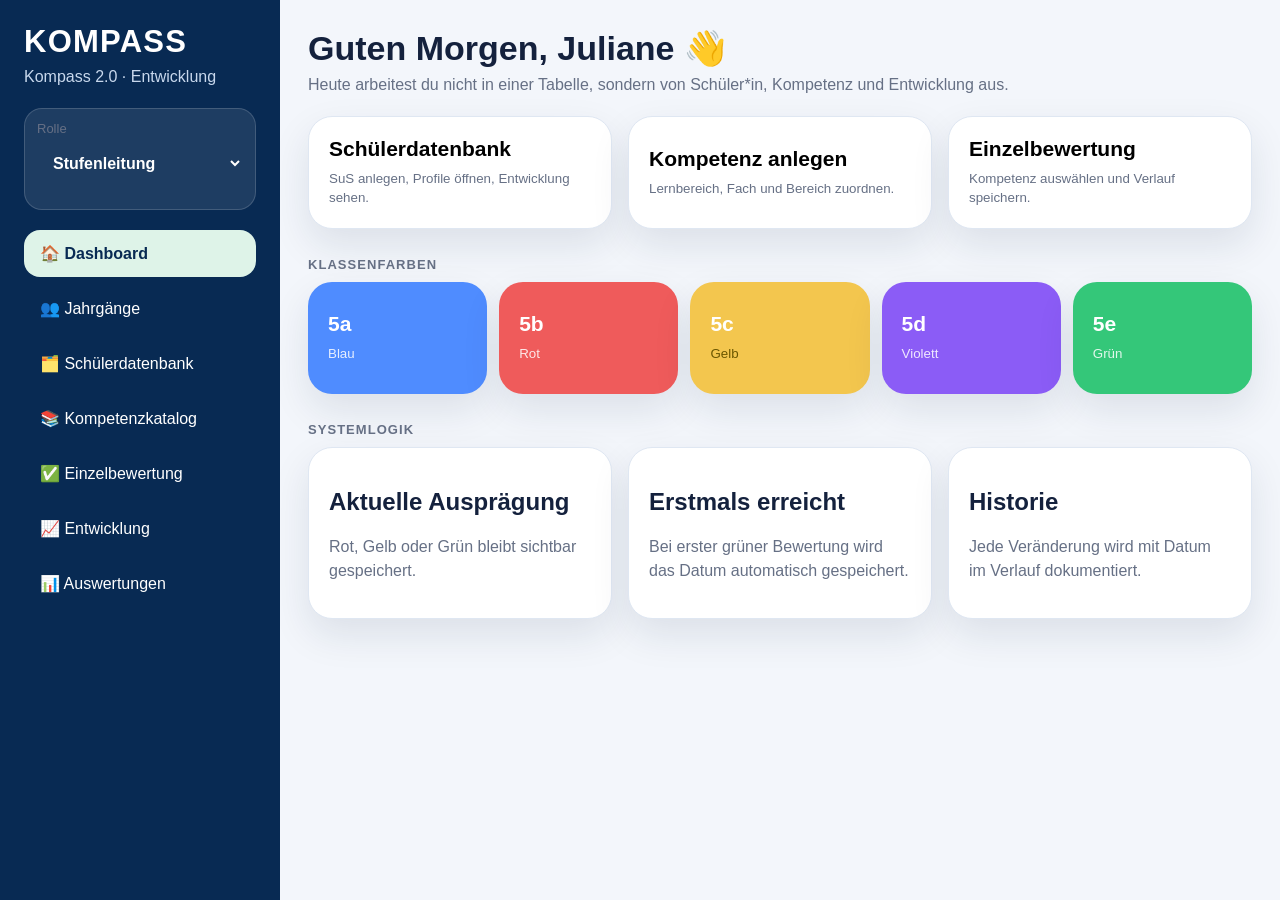
<file: index_kompass_2_0_start.html>
<!doctype html>
<html lang="de">
<head>
<meta charset="utf-8">
<meta name="viewport" content="width=device-width,initial-scale=1">
<title>Kompass 2.0</title>
<style>
:root{
--bg:#f3f6fb;--card:#fff;--ink:#14213d;--muted:#667085;--line:#dfe7f2;--nav:#082a53;--active:#def3e8;
--shadow:0 16px 38px rgba(18,36,72,.10);--blue:#4f8cff;--red:#ef5b5b;--yellow:#f3c64e;--violet:#8b5cf6;--green:#34c779;
--ok:#d9f7e8;--warn:#fff3c4;--bad:#ffe0df
}
*{box-sizing:border-box}
body{margin:0;background:var(--bg);color:var(--ink);font-family:-apple-system,BlinkMacSystemFont,"Segoe UI",Arial,sans-serif}
.app{display:grid;grid-template-columns:280px 1fr;min-height:100vh}
aside{background:var(--nav);color:white;padding:24px;position:sticky;top:0;height:100vh}
.logo{font-size:31px;font-weight:900;letter-spacing:.04em}.sub{color:#c8d8ed;margin:8px 0 22px}
.role{background:rgba(255,255,255,.09);border:1px solid rgba(255,255,255,.16);border-radius:18px;padding:12px;margin-bottom:16px}
.role select{width:100%;border:0;background:transparent;color:white;font-weight:800}.role option{color:#111}
.nav button{width:100%;border:0;background:transparent;color:white;text-align:left;padding:14px 16px;border-radius:16px;margin:4px 0;font-size:16px;cursor:pointer}
.nav button.active{background:var(--active);color:#082a53;font-weight:850}
main{padding:28px;max-width:1500px;width:100%}
h1{font-size:34px;margin:0 0 8px}.hint{color:var(--muted);margin-bottom:22px}
.grid{display:grid;grid-template-columns:repeat(3,minmax(0,1fr));gap:16px}.grid2{display:grid;grid-template-columns:repeat(2,minmax(0,1fr));gap:16px}.grid5{display:grid;grid-template-columns:repeat(5,minmax(0,1fr));gap:12px}
.card,.tile{background:white;border:1px solid var(--line);border-radius:24px;padding:20px;box-shadow:var(--shadow)}
.tile{text-align:left;cursor:pointer;min-height:112px}.tile b{font-size:21px;display:block;margin-bottom:8px}.tile span,.card p{color:var(--muted);line-height:1.45}
.section{font-size:13px;text-transform:uppercase;letter-spacing:.08em;color:var(--muted);font-weight:900;margin:28px 0 10px}
.a{background:var(--blue)}.b{background:var(--red)}.c{background:var(--yellow);color:#4b3b00}.d{background:var(--violet)}.e{background:var(--green)}
.klasse{color:white;border:0}.klasse span{color:rgba(255,255,255,.86)}.c span{color:#6b5700}
.dot{display:inline-block;width:14px;height:14px;border-radius:50%;margin-right:8px}
.students{display:grid;grid-template-columns:repeat(4,minmax(0,1fr));gap:12px}
.mini{font-size:13px;color:var(--muted)}
.chip{display:inline-block;border:1px solid var(--line);background:white;border-radius:999px;padding:10px 14px;margin:0 8px 12px 0;cursor:pointer}
.chip.dark{background:#14213d;color:white;border-color:#14213d}.chip.good{background:#e8f8ef;color:#087443}
input,select,textarea{width:100%;border:1px solid var(--line);border-radius:15px;padding:12px;margin:6px 0 12px;font:inherit;background:white}
textarea{min-height:86px}label{font-weight:800}.formgrid{display:grid;grid-template-columns:repeat(2,1fr);gap:14px}
.profile{display:grid;grid-template-columns:1.1fr .9fr;gap:16px}
.stats{display:flex;gap:10px;flex-wrap:wrap}.stat{background:white;border:1px solid var(--line);border-radius:18px;padding:14px 18px;text-align:center;min-width:94px}.stat b{font-size:25px;display:block}
.list{display:grid;gap:10px}.row{background:white;border:1px solid var(--line);border-radius:18px;padding:15px;display:flex;justify-content:space-between;gap:12px;align-items:center}
.status{width:44px;height:44px;border-radius:15px;border:2px solid #d7e0ee;background:#f7f9fc;margin:0 2px;font-weight:900;cursor:pointer}
.status.green.on{background:var(--ok);border-color:#55d49a;color:#087443}.status.yellow.on{background:var(--warn);border-color:#f2c94c;color:#946200}.status.red.on{background:var(--bad);border-color:#f97066;color:#b42318}
.historyline{border-left:3px solid #dfe7f2;padding:8px 0 8px 14px;color:var(--muted)}
.toast{position:fixed;right:22px;bottom:22px;background:#14213d;color:white;border-radius:999px;padding:14px 18px;opacity:0;transform:translateY(16px);transition:.2s;box-shadow:var(--shadow)}.toast.show{opacity:1;transform:translateY(0)}
@media(max-width:900px){.app{display:block}aside{display:none}main{padding:18px 14px}.grid,.grid2,.grid5,.formgrid,.profile{grid-template-columns:1fr}.students{grid-template-columns:1fr 1fr}h1{font-size:29px}}
</style>
</head>
<body>
<div id="root"></div><div id="toast" class="toast">Gespeichert</div>
<script>
let view='dashboard',role='Stufenleitung',year=null,klasse=null,pupilId=null,compId=null,showStudentForm=false,showCompForm=false,editCompId=null;

const seedPupils=[
{id:'david',short:'David N.',full:'David Navaratnam',className:'5d',color:'d',coach:'Juliane'},
{id:'noah',short:'Noah M.',full:'Noah Müller',className:'5a',color:'a',coach:'Nicole'},
{id:'anna',short:'Anna K.',full:'Anna Keller',className:'5b',color:'b',coach:'Dagmar'},
{id:'lea',short:'Lea S.',full:'Lea Schneider',className:'5c',color:'c',coach:'Peter'},
{id:'mira',short:'Mira T.',full:'Mira Tuna',className:'5e',color:'e',coach:'Julia'},
{id:'max',short:'Max W.',full:'Max Weber',className:'5d',color:'d',coach:'Juliane'},
{id:'lina',short:'Lina F.',full:'Lina Fischer',className:'5d',color:'d',coach:'Juliane'},
{id:'tim',short:'Tim B.',full:'Tim Becker',className:'5a',color:'a',coach:'Nicole'}
];
const seedComps=[
{id:'eng_simple',learning:'Kernfächer',subject:'Englisch',area:'Grammatik',type:'kompetenz',text:'Simple Present anwenden',required:true},
{id:'eng_write',learning:'Kernfächer',subject:'Englisch',area:'Schreiben',type:'kompetenz',text:'Über Alltag schreiben',required:true},
{id:'wbs_cost',learning:'Werkstatt',subject:'WBS',area:'Wirtschaft',type:'kompetenz',text:'Kostenarten unterscheiden',required:true},
{id:'wbs_chart',learning:'Werkstatt',subject:'WBS',area:'Wirtschaft',type:'kompetenz',text:'Diagramme analysieren',required:true},
{id:'bio_exp',learning:'Werkstatt',subject:'Biologie',area:'Naturwissenschaftlich arbeiten',type:'kompetenz',text:'Versuche beschreiben',required:false},
{id:'tec_safe',learning:'Werkstatt',subject:'Technik',area:'Sicherheit',type:'kompetenz',text:'Werkzeuge sicher nutzen',required:true},
{id:'guitar_att',learning:'Clubs',subject:'Gitarre',area:'Teilnahme & Engagement',type:'teilnahme',text:'regelmäßig teilgenommen und eingebracht',required:false},
{id:'garden_att',learning:'Kreativband/Labore',subject:'Garten',area:'Teilnahme & Engagement',type:'teilnahme',text:'anwesend und engagiert mitgearbeitet',required:false},
{id:'robot_sensor',learning:'Kreativband/Labore',subject:'Robotik',area:'optionale Kompetenz',type:'kompetenz',text:'Sensoren testen',required:false}
];
let pupils=JSON.parse(localStorage.getItem('kompass2_pupils')||'null')||seedPupils;
let comps=JSON.parse(localStorage.getItem('kompass2_comps')||'null')||seedComps;
let records=JSON.parse(localStorage.getItem('kompass2_records')||'{}');
function persist(){localStorage.setItem('kompass2_pupils',JSON.stringify(pupils));localStorage.setItem('kompass2_comps',JSON.stringify(comps));localStorage.setItem('kompass2_records',JSON.stringify(records))}
function today(){return new Date().toLocaleDateString('de-DE')}
function canEdit(){return role==='Stufenleitung'||role==='Admin'}
function recKey(c,p){return c+'|'+p}
function setRecord(c,p,value,comment=''){let k=recKey(c,p),r=records[k]||{current:null,firstGreen:null,history:[]};r.current=value;if(value==='green'&&!r.firstGreen)r.firstGreen=today();r.history.push({date:today(),value,comment});records[k]=r;persist();toast();render()}
function toast(){let t=document.getElementById('toast');t.classList.add('show');setTimeout(()=>t.classList.remove('show'),850)}
function shell(content){root.innerHTML='<div class="app"><aside><div class="logo">KOMPASS</div><div class="sub">Kompass 2.0 · Entwicklung</div><div class="role"><div class="mini">Rolle</div><select onchange="role=this.value;render()"><option '+sel('Lehrkraft')+'>Lehrkraft</option><option '+sel('Stufenleitung')+'>Stufenleitung</option><option '+sel('Admin')+'>Admin</option></select></div><div class="nav">'+nav('dashboard','🏠 Dashboard')+nav('years','👥 Jahrgänge')+nav('students','🗂️ Schülerdatenbank')+nav('catalog','📚 Kompetenzkatalog')+nav('assessment','✅ Einzelbewertung')+nav('development','📈 Entwicklung')+nav('reports','📊 Auswertungen')+'</div></aside><main>'+content+'</main></div>'}
function sel(x){return role===x?'selected':''}
function nav(v,t){if(v==='catalog'&&!canEdit())return '';return '<button class="'+(view===v?'active':'')+'" onclick="go(\''+v+'\')">'+t+'</button>'}
function go(v){view=v;year=null;klasse=null;pupilId=null;compId=null;showStudentForm=false;showCompForm=false;editCompId=null;render()}
function head(t,h){return '<h1>'+t+'</h1><div class="hint">'+h+'</div>'}
function render(){({dashboard,years,students,catalog,assessment,development,reports}[view]||dashboard)()}

function dashboard(){
shell(head('Guten Morgen, Juliane 👋','Heute arbeitest du nicht in einer Tabelle, sondern von Schüler*in, Kompetenz und Entwicklung aus.')+
'<div class="grid"><button class="tile" onclick="go(\'students\')"><b>Schülerdatenbank</b><span>SuS anlegen, Profile öffnen, Entwicklung sehen.</span></button><button class="tile" onclick="go(\'catalog\')"><b>Kompetenz anlegen</b><span>Lernbereich, Fach und Bereich zuordnen.</span></button><button class="tile" onclick="go(\'assessment\')"><b>Einzelbewertung</b><span>Kompetenz auswählen und Verlauf speichern.</span></button></div>'+
'<div class="section">Klassenfarben</div>'+classGrid(5)+
'<div class="section">Systemlogik</div><div class="grid"><div class="card"><h2>Aktuelle Ausprägung</h2><p>Rot, Gelb oder Grün bleibt sichtbar gespeichert.</p></div><div class="card"><h2>Erstmals erreicht</h2><p>Bei erster grüner Bewertung wird das Datum automatisch gespeichert.</p></div><div class="card"><h2>Historie</h2><p>Jede Veränderung wird mit Datum im Verlauf dokumentiert.</p></div></div>');
}
function classGrid(y){return '<div class="grid5">'+['a','b','c','d','e'].map((x,i)=>'<button class="tile klasse '+x+'" onclick="klasse=\''+y+x+'\';view=\'students\';render()"><b>'+y+x+'</b><span>'+['Blau','Rot','Gelb','Violett','Grün'][i]+'</span></button>').join('')+'</div>'}
function years(){if(year){shell(head('Jahrgang '+year,'Klassenübersicht')+'<button class="chip" onclick="year=null;render()">← Jahrgänge</button>'+classGrid(year));return}let h=head('Jahrgänge','Admin sieht 5–10. Stufenleitungen sehen ihre Jahrgänge.')+'<div class="grid">';for(let y=5;y<=10;y++)h+='<button class="tile" onclick="year='+y+';render()"><b>Jahrgang '+y+'</b><span>Klassen öffnen</span></button>';shell(h+'</div>')}
function filtered(){return klasse?pupils.filter(p=>p.className===klasse):pupils}
function students(){if(pupilId){studentProfile();return}let h=head(klasse?'Klasse '+klasse:'Schülerdatenbank','SuS können durch Stufenleitung/Admin angelegt werden.');if(klasse)h+='<button class="chip" onclick="klasse=null;render()">alle anzeigen</button>';if(canEdit())h+='<button class="chip dark" onclick="showStudentForm=!showStudentForm;render()">+ Schüler*in anlegen</button>';if(showStudentForm)h+=studentForm();h+='<div class="students">'+filtered().map(p=>'<div class="card" onclick="pupilId=\''+p.id+'\';render()" style="cursor:pointer"><span class="dot '+p.color+'"></span><b>'+p.short+'</b><p>'+p.className+' · Lerncoach: '+p.coach+'</p></div>').join('')+'</div>';shell(h)}
function studentForm(){return '<div class="card"><h2>Schüler*in anlegen</h2><div class="formgrid"><div><label>Voller Name</label><input id="sf_full" value="Neue Schülerin"></div><div><label>Kurzname</label><input id="sf_short" value="Neue S."></div><div><label>Klasse</label><select id="sf_class"><option>5a</option><option>5b</option><option>5c</option><option selected>5d</option><option>5e</option></select></div><div><label>Lerncoach</label><input id="sf_coach" value="Juliane"></div></div><button class="chip dark" onclick="addStudent()">Speichern</button></div>'}
function addStudent(){let cls=sf_class.value;pupils.push({id:'s'+Date.now(),full:sf_full.value,short:sf_short.value,className:cls,color:cls.slice(-1),coach:sf_coach.value});showStudentForm=false;persist();toast();render()}
function studentProfile(){let p=pupils.find(x=>x.id===pupilId);let hist=Object.entries(records).filter(([k,r])=>k.endsWith('|'+p.id));shell(head(p.short,'Lernprofil · '+p.className+' · Lerncoach: '+p.coach)+'<button class="chip" onclick="pupilId=null;render()">← zurück</button><div class="profile"><div class="card"><h2>'+p.full+'</h2><p>Anzeige: '+p.short+'</p><div class="section">Verlauf</div><div class="list">'+(hist.length?hist.map(([k,r])=>historyRow(k,r)).join(''):'<p>Noch keine Einträge.</p>')+'</div></div><div class="card"><h2>Status</h2><div class="stats"><div class="stat"><b>'+hist.filter(([k,r])=>r.current==='green').length+'</b>grün</div><div class="stat"><b>'+hist.filter(([k,r])=>r.current==='yellow').length+'</b>gelb</div><div class="stat"><b>'+hist.filter(([k,r])=>r.current==='red').length+'</b>rot</div></div></div></div>')}
function historyRow(k,r){let cid=k.split('|')[0],c=comps.find(x=>x.id===cid);return '<div class="historyline"><b>'+(c?c.text:'Kompetenz')+'</b><br>Aktuell: '+r.current+' · erstmals grün: '+(r.firstGreen||'—')+' · '+r.history.length+' Veränderung(en)</div>'}

function catalog(){if(!canEdit()){shell(head('Kein Zugriff','Nur Stufenleitung und Admin können Kompetenzen anlegen/bearbeiten.'));return}let h=head('Kompetenzkatalog','Jede Kompetenz gehört zu Lernbereich → Fach → Bereich.')+'<button class="chip dark" onclick="showCompForm=!showCompForm;editCompId=null;render()">+ Kompetenz / Eintrag anlegen</button>';if(showCompForm)h+=compForm();h+='<div class="list">'+comps.map(c=>'<div class="row"><div><b>'+c.text+'</b><div class="mini">'+c.learning+' · '+c.subject+' · '+c.area+' · '+c.type+'</div></div><button class="chip" onclick="editCompId=\''+c.id+'\';showCompForm=true;render()">Bearbeiten</button></div>').join('')+'</div>';shell(h)}
function compForm(){let c=editCompId?comps.find(x=>x.id===editCompId):{learning:'Werkstatt',subject:'WBS',area:'Neuer Bereich',type:'kompetenz',text:'Ich kann ...',required:false};return '<div class="card"><h2>'+(editCompId?'Kompetenz bearbeiten':'Neue Kompetenz / neuer Eintrag')+'</h2><div class="formgrid"><div><label>Lernbereich</label><select id="cf_learning"><option '+opt(c.learning,'Kernfächer')+'>Kernfächer</option><option '+opt(c.learning,'Werkstatt')+'>Werkstatt</option><option '+opt(c.learning,'Kreativband/Labore')+'>Kreativband/Labore</option><option '+opt(c.learning,'Clubs')+'>Clubs</option></select></div><div><label>Fach/Angebot</label><input id="cf_subject" value="'+c.subject+'"></div><div><label>Bereich</label><input id="cf_area" value="'+c.area+'"></div><div><label>Typ</label><select id="cf_type"><option value="kompetenz" '+(c.type==='kompetenz'?'selected':'')+'>Kompetenzbewertung</option><option value="teilnahme" '+(c.type==='teilnahme'?'selected':'')+'>Teilnahme/Engagement</option></select></div></div><label>Text</label><textarea id="cf_text">'+c.text+'</textarea><button class="chip dark" onclick="saveComp()">Speichern</button></div>'}
function opt(a,b){return a===b?'selected':''}
function saveComp(){if(editCompId){let c=comps.find(x=>x.id===editCompId);c.learning=cf_learning.value;c.subject=cf_subject.value;c.area=cf_area.value;c.type=cf_type.value;c.text=cf_text.value}else{comps.push({id:'c'+Date.now(),learning:cf_learning.value,subject:cf_subject.value,area:cf_area.value,type:cf_type.value,text:cf_text.value,required:false})}showCompForm=false;editCompId=null;persist();toast();render()}

function assessment(){let h=head('Einzelbewertung','Wähle Schüler*in und Kompetenz. Jede Veränderung wird gespeichert.');h+='<div class="grid2"><div class="card"><h2>Schüler*in</h2>'+pupils.map(p=>'<button class="chip '+(pupilId===p.id?'dark':'')+'" onclick="pupilId=\''+p.id+'\';render()"><span class="dot '+p.color+'"></span>'+p.short+'</button>').join('')+'</div><div class="card"><h2>Kompetenz / Eintrag</h2>'+comps.map(c=>'<button class="chip '+(compId===c.id?'dark':'')+'" onclick="compId=\''+c.id+'\';render()">'+c.subject+' · '+c.text+'</button>').join('')+'</div></div>';if(pupilId&&compId)h+=assessPanel();shell(h)}
function assessPanel(){let p=pupils.find(x=>x.id===pupilId),c=comps.find(x=>x.id===compId),r=records[recKey(c.id,p.id)]||{};if(c.type==='teilnahme')return '<div class="card"><h2>'+p.short+' · '+c.text+'</h2><p>'+c.learning+' · '+c.subject+' · '+c.area+'</p><button class="status present '+(r.current==='present'?'on':'')+'" onclick="setRecord(\''+c.id+'\',\''+p.id+'\',\'present\')">✓</button><button class="status effort '+(r.current==='effort'?'on':'')+'" onclick="setRecord(\''+c.id+'\',\''+p.id+'\',\'effort\')">★</button><p>Historie: '+(r.history?.length||0)+' Einträge</p></div>';return '<div class="card"><h2>'+p.short+' · '+c.text+'</h2><p>'+c.learning+' · '+c.subject+' · '+c.area+'</p><button class="status green '+(r.current==='green'?'on':'')+'" onclick="setRecord(\''+c.id+'\',\''+p.id+'\',\'green\')">●</button><button class="status yellow '+(r.current==='yellow'?'on':'')+'" onclick="setRecord(\''+c.id+'\',\''+p.id+'\',\'yellow\')">●</button><button class="status red '+(r.current==='red'?'on':'')+'" onclick="setRecord(\''+c.id+'\',\''+p.id+'\',\'red\')">●</button><p>Erstmals grün: '+(r.firstGreen||'—')+' · Historie: '+(r.history?.length||0)+' Einträge</p></div>'}

function development(){let h=head('Entwicklung','Verlauf aller gespeicherten Veränderungen.');let entries=Object.entries(records).slice(-30).reverse();h+='<div class="list">'+(entries.length?entries.map(([k,r])=>{let [cid,pid]=k.split('|'),c=comps.find(x=>x.id===cid),p=pupils.find(x=>x.id===pid);return '<div class="card"><h2>'+(p?p.short:'SuS')+' · '+(c?c.text:'Eintrag')+'</h2><p>Aktuell: '+r.current+' · erstes Grün: '+(r.firstGreen||'—')+' · Historie: '+r.history.length+'</p></div>'}).join(''):'<div class="card"><p>Noch keine Veränderungen gespeichert.</p></div>')+'</div>';shell(h)}
function reports(){shell(head('Auswertungen','Erste Kennzahlen aus der lokalen Demo-Datenbank.')+'<div class="grid"><div class="card"><h2>Schüler*innen</h2><p>'+pupils.length+' angelegt</p></div><div class="card"><h2>Kompetenzen/Einträge</h2><p>'+comps.length+' im Katalog</p></div><div class="card"><h2>Historie</h2><p>'+Object.values(records).reduce((a,r)=>a+r.history.length,0)+' Veränderungen gespeichert</p></div></div>')}
render()
</script>
</body>
</html>
</file>
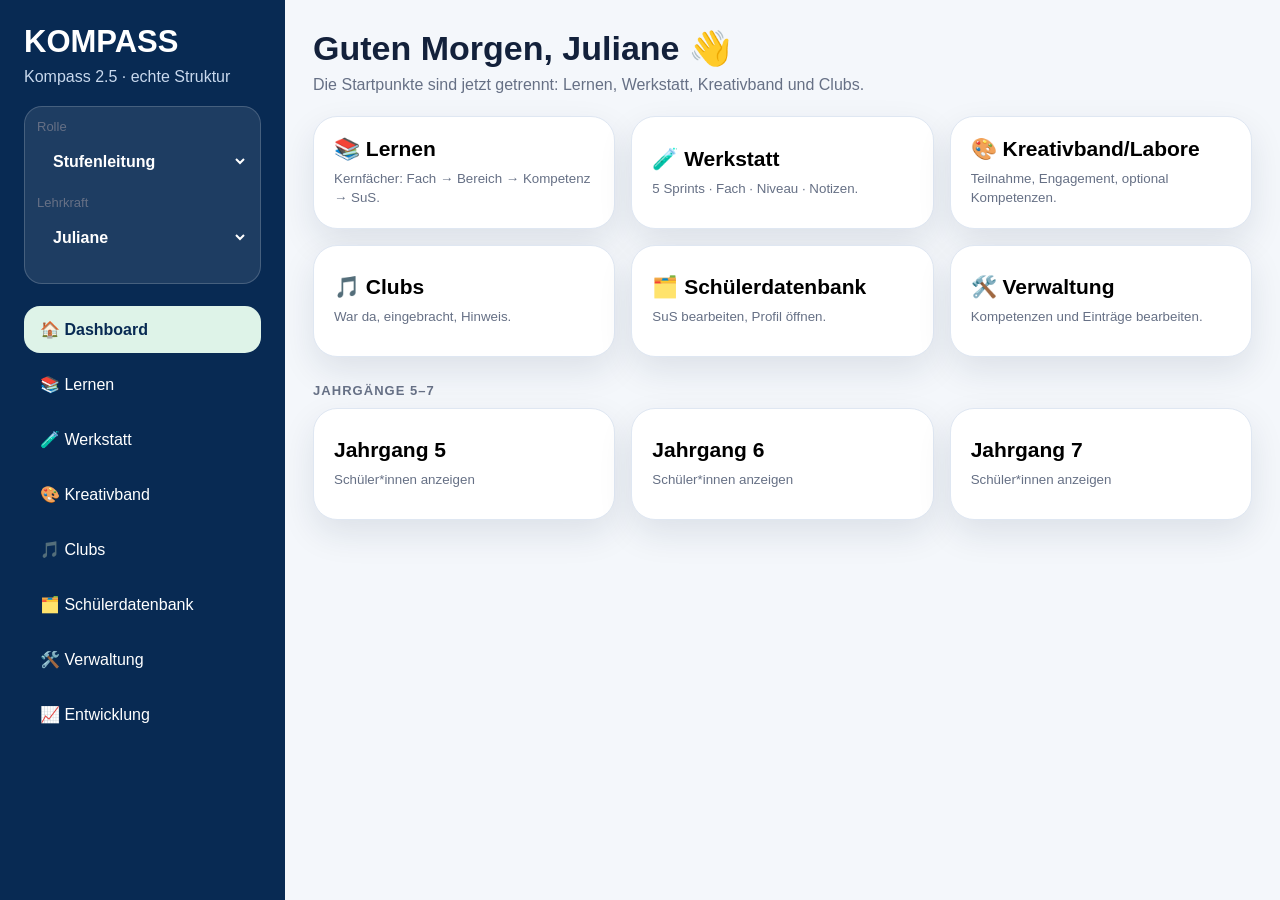
<file: index_kompass_2_5.html>
<!doctype html><html lang="de"><head><meta charset="utf-8"><meta name="viewport" content="width=device-width,initial-scale=1"><title>Kompass 2.5</title>
<style>
:root{--bg:#f4f7fb;--card:#fff;--ink:#13213b;--muted:#667085;--line:#dfe7f2;--nav:#082a53;--active:#def3e8;--shadow:0 14px 34px rgba(18,36,72,.10);--blue:#4f8cff;--red:#ef5b5b;--yellow:#f3c64e;--violet:#8b5cf6;--green:#34c779;--ok:#d9f7e8;--mid:#fff3c4;--bad:#ffe0df;--note:#fff8dd}*{box-sizing:border-box}body{margin:0;background:var(--bg);color:var(--ink);font-family:-apple-system,BlinkMacSystemFont,"Segoe UI",Arial,sans-serif}.app{display:grid;grid-template-columns:285px 1fr;min-height:100vh}aside{background:var(--nav);color:#fff;padding:24px;position:sticky;top:0;height:100vh}.logo{font-size:31px;font-weight:900}.sub{color:#c8d8ed;margin:8px 0 20px}.role{background:rgba(255,255,255,.09);border:1px solid rgba(255,255,255,.18);border-radius:18px;padding:12px;margin-bottom:18px}.role select{width:100%;border:0;background:transparent;color:#fff;font-weight:800}.role option{color:#111}.nav button{width:100%;border:0;background:transparent;color:#fff;text-align:left;padding:14px 16px;border-radius:16px;margin:4px 0;font-size:16px;cursor:pointer}.nav button.active{background:var(--active);color:#082a53;font-weight:850}main{padding:28px;max-width:1540px;width:100%}h1{font-size:34px;margin:0 0 8px}.hint{color:var(--muted);margin-bottom:22px}.grid{display:grid;grid-template-columns:repeat(3,minmax(0,1fr));gap:16px}.grid2{display:grid;grid-template-columns:repeat(2,minmax(0,1fr));gap:16px}.grid5{display:grid;grid-template-columns:repeat(5,minmax(0,1fr));gap:12px}.card,.tile{background:var(--card);border:1px solid var(--line);border-radius:24px;padding:20px;box-shadow:var(--shadow)}.tile{text-align:left;cursor:pointer;min-height:112px}.tile b{font-size:21px;display:block;margin-bottom:8px}.tile span,.card p{color:var(--muted);line-height:1.45}.section{font-size:13px;text-transform:uppercase;letter-spacing:.08em;color:var(--muted);font-weight:900;margin:26px 0 10px}.chip{display:inline-block;border:1px solid var(--line);background:#fff;border-radius:999px;padding:10px 14px;margin:0 8px 12px 0;cursor:pointer}.chip.active,.chip.dark{background:#14213d;color:#fff;border-color:#14213d}.chip.note{background:var(--note)}.a{background:var(--blue)}.b{background:var(--red)}.c{background:var(--yellow);color:#4b3b00}.d{background:var(--violet)}.e{background:var(--green)}.klasse{color:#fff;border:0}.dot{display:inline-block;width:14px;height:14px;border-radius:50%;margin-right:8px}.mini{font-size:13px;color:var(--muted)}.students{display:grid;grid-template-columns:repeat(4,minmax(0,1fr));gap:12px}.list{display:grid;gap:10px}.row{background:#fff;border:1px solid var(--line);border-radius:18px;padding:15px;display:flex;justify-content:space-between;gap:12px;align-items:center}.status{width:44px;height:44px;border-radius:15px;border:2px solid #d7e0ee;background:#f7f9fc;margin:0 2px;font-weight:900;cursor:pointer}.status.green.on{background:var(--ok);border-color:#55d49a;color:#087443}.status.yellow.on{background:var(--mid);border-color:#f2c94c;color:#946200}.status.red.on{background:var(--bad);border-color:#f97066;color:#b42318}.status.present.on{background:#dbeafe;border-color:#60a5fa;color:#1d4ed8}.status.effort.on{background:#ede9fe;border-color:#a78bfa;color:#6d28d9}input,select,textarea{width:100%;border:1px solid var(--line);border-radius:15px;padding:12px;margin:6px 0 12px;font:inherit;background:#fff}textarea{min-height:76px}label{font-weight:800}.formgrid{display:grid;grid-template-columns:repeat(2,1fr);gap:14px}.profile{display:grid;grid-template-columns:1.1fr .9fr;gap:16px}.stats{display:flex;gap:10px;flex-wrap:wrap}.stat{background:#fff;border:1px solid var(--line);border-radius:18px;padding:14px 18px;text-align:center;min-width:94px}.stat b{font-size:25px;display:block}.path{display:flex;gap:8px;flex-wrap:wrap;margin:0 0 18px}.path span{background:#eef4fb;border:1px solid var(--line);border-radius:999px;padding:8px 12px;color:#53627a}.noteBox{background:var(--note);border:1px solid #ffe8a3;border-radius:14px;padding:10px;margin-top:10px;color:#765400}.historyline{border-left:3px solid #dfe7f2;padding:8px 0 8px 14px;color:var(--muted)}.toast{position:fixed;right:22px;bottom:22px;background:#14213d;color:#fff;border-radius:999px;padding:14px 18px;opacity:0;transition:.2s}.toast.show{opacity:1}@media(max-width:900px){.app{display:block}aside{display:none}main{padding:18px 14px}.grid,.grid2,.grid5,.formgrid,.profile{grid-template-columns:1fr}.students{grid-template-columns:1fr 1fr}h1{font-size:29px}}</style></head>
<body><div id="root"></div><div id="toast" class="toast">Gespeichert</div><script>
let view='dashboard',role='Stufenleitung',teacher='Juliane',selectedLearning=null,selectedSubject=null,selectedArea=null,selectedComp=null,sprint=1,klasse=null,year=null,pupilId=null,showStudentForm=false,showCompForm=false,editPupilId=null,editCompId=null,noteTarget=null;
const seedPupils=[{id:'david',short:'David N.',full:'David Navaratnam',className:'5d',color:'d',coach:'Juliane'},{id:'noah',short:'Noah M.',full:'Noah Müller',className:'5a',color:'a',coach:'Nicole'},{id:'anna',short:'Anna K.',full:'Anna Keller',className:'5b',color:'b',coach:'Dagmar'},{id:'lea',short:'Lea S.',full:'Lea Schneider',className:'5c',color:'c',coach:'Peter'},{id:'mira',short:'Mira T.',full:'Mira Tuna',className:'5e',color:'e',coach:'Julia'},{id:'max',short:'Max W.',full:'Max Weber',className:'6d',color:'d',coach:'Juliane'},{id:'lina',short:'Lina F.',full:'Lina Fischer',className:'7d',color:'d',coach:'Juliane'},{id:'tim',short:'Tim B.',full:'Tim Becker',className:'5a',color:'a',coach:'Nicole'}];
const seedComps=[{id:'eng_g1',learning:'Kernfächer',sprint:null,subject:'Englisch',area:'Grammatik',level:'G/M/E',type:'kompetenz',text:'Simple Present anwenden'},{id:'eng_s1',learning:'Kernfächer',sprint:null,subject:'Englisch',area:'Schreiben',level:'G/M/E',type:'kompetenz',text:'Über Alltag schreiben'},{id:'de_l1',learning:'Kernfächer',sprint:null,subject:'Deutsch',area:'Lesen',level:'G/M/E',type:'kompetenz',text:'Sachtexten Informationen entnehmen'},{id:'ma_d1',learning:'Kernfächer',sprint:null,subject:'Mathematik',area:'Daten',level:'G/M/E',type:'kompetenz',text:'Diagramme lesen'},{id:'wbs1_chart',learning:'Werkstatt',sprint:1,subject:'WBS',area:'Wirtschaft',level:'G/M/E',type:'kompetenz',text:'Diagramme analysieren'},{id:'wbs1_cost',learning:'Werkstatt',sprint:1,subject:'WBS',area:'Wirtschaft',level:'alle',type:'kompetenz',text:'Kostenarten unterscheiden'},{id:'geo1_map',learning:'Werkstatt',sprint:1,subject:'Geografie',area:'Räume analysieren',level:'alle',type:'kompetenz',text:'Karten Informationen entnehmen'},{id:'bio2_exp',learning:'Werkstatt',sprint:2,subject:'Biologie',area:'Naturwissenschaftlich arbeiten',level:'alle',type:'kompetenz',text:'Versuche beschreiben'},{id:'tech3_safe',learning:'Werkstatt',sprint:3,subject:'Technik',area:'Sicherheit',level:'alle',type:'kompetenz',text:'Werkzeuge sicher nutzen'},{id:'aes4_food',learning:'Werkstatt',sprint:4,subject:'AES',area:'Praxis',level:'alle',type:'kompetenz',text:'Arbeitsabläufe planen'},{id:'kb_garden_att',learning:'Kreativband/Labore',sprint:null,subject:'Garten',area:'Teilnahme',level:'-',type:'teilnahme',text:'war anwesend'},{id:'kb_garden_eff',learning:'Kreativband/Labore',sprint:null,subject:'Garten',area:'Engagement',level:'-',type:'engagement',text:'hat engagiert mitgearbeitet'},{id:'kb_robot_comp',learning:'Kreativband/Labore',sprint:null,subject:'Robotik',area:'optionale Kompetenz',level:'alle',type:'kompetenz',text:'Sensoren testen'},{id:'club_guitar_att',learning:'Clubs',sprint:null,subject:'Gitarre',area:'Teilnahme',level:'-',type:'teilnahme',text:'war da'},{id:'club_guitar_eff',learning:'Clubs',sprint:null,subject:'Gitarre',area:'Engagement',level:'-',type:'engagement',text:'hat regelmäßig geübt / sich eingebracht'}];
let pupils=JSON.parse(localStorage.getItem('kompass25_pupils')||'null')||seedPupils,comps=JSON.parse(localStorage.getItem('kompass25_comps')||'null')||seedComps,records=JSON.parse(localStorage.getItem('kompass25_records')||'{}');
function persist(){localStorage.setItem('kompass25_pupils',JSON.stringify(pupils));localStorage.setItem('kompass25_comps',JSON.stringify(comps));localStorage.setItem('kompass25_records',JSON.stringify(records))}
function today(){return new Date().toLocaleDateString('de-DE')}function canEdit(){return role==='Stufenleitung'||role==='Admin'}function recKey(c,p){return c+'|'+p}
function setRecord(c,p,value,context='Bewertung'){let k=recKey(c,p),r=records[k]||{current:null,firstGreen:null,history:[],notes:[]};r.current=value;if(value==='green'&&!r.firstGreen)r.firstGreen=today();r.history.push({date:today(),value,teacher,context});records[k]=r;persist();toast();render()}
function addNote(c,p,note,context='Notiz'){let k=recKey(c,p),r=records[k]||{current:null,firstGreen:null,history:[],notes:[]};r.notes.push({date:today(),teacher,context,note});records[k]=r;persist();toast();noteTarget=null;render()}
function toast(){let t=document.getElementById('toast');t.classList.add('show');setTimeout(()=>t.classList.remove('show'),850)}
function shell(content){root.innerHTML='<div class="app"><aside><div class="logo">KOMPASS</div><div class="sub">Kompass 2.5 · echte Struktur</div><div class="role"><div class="mini">Rolle</div><select onchange="role=this.value;render()"><option '+sel(role,'Lehrkraft')+'>Lehrkraft</option><option '+sel(role,'Stufenleitung')+'>Stufenleitung</option><option '+sel(role,'Admin')+'>Admin</option></select><div class="mini">Lehrkraft</div><select onchange="teacher=this.value;render()"><option '+sel(teacher,'Juliane')+'>Juliane</option><option '+sel(teacher,'Kollege Geo')+'>Kollege Geo</option><option '+sel(teacher,'Nicole')+'>Nicole</option></select></div><div class="nav">'+nav('dashboard','🏠 Dashboard')+nav('lernen','📚 Lernen')+nav('werkstatt','🧪 Werkstatt')+nav('kreativ','🎨 Kreativband')+nav('clubs','🎵 Clubs')+nav('students','🗂️ Schülerdatenbank')+nav('catalog','🛠️ Verwaltung')+nav('development','📈 Entwicklung')+'</div></aside><main>'+content+'</main></div>'}
function sel(a,b){return a===b?'selected':''}function nav(v,t){if(v==='catalog'&&!canEdit())return '';return '<button class="'+(view===v?'active':'')+'" onclick="go(\''+v+'\')">'+t+'</button>'}
function go(v){view=v;selectedLearning=null;selectedSubject=null;selectedArea=null;selectedComp=null;klasse=null;year=null;pupilId=null;noteTarget=null;showStudentForm=false;showCompForm=false;editPupilId=null;editCompId=null;render()}
function head(t,h){return '<h1>'+t+'</h1><div class="hint">'+h+'</div>'}function render(){({dashboard,lernen,werkstatt,kreativ,clubs,students,catalog,development}[view]||dashboard)()}
function dashboard(){shell(head('Guten Morgen, Juliane 👋','Die Startpunkte sind jetzt getrennt: Lernen, Werkstatt, Kreativband und Clubs.')+'<div class="grid"><button class="tile" onclick="go(\'lernen\')"><b>📚 Lernen</b><span>Kernfächer: Fach → Bereich → Kompetenz → SuS.</span></button><button class="tile" onclick="go(\'werkstatt\')"><b>🧪 Werkstatt</b><span>5 Sprints · Fach · Niveau · Notizen.</span></button><button class="tile" onclick="go(\'kreativ\')"><b>🎨 Kreativband/Labore</b><span>Teilnahme, Engagement, optional Kompetenzen.</span></button></div><div class="grid" style="margin-top:16px"><button class="tile" onclick="go(\'clubs\')"><b>🎵 Clubs</b><span>War da, eingebracht, Hinweis.</span></button><button class="tile" onclick="go(\'students\')"><b>🗂️ Schülerdatenbank</b><span>SuS bearbeiten, Profil öffnen.</span></button><button class="tile" onclick="go(\'catalog\')"><b>🛠️ Verwaltung</b><span>Kompetenzen und Einträge bearbeiten.</span></button></div><div class="section">Jahrgänge 5–7</div><div class="grid">'+[5,6,7].map(y=>'<button class="tile" onclick="year='+y+';view=\'students\';render()"><b>Jahrgang '+y+'</b><span>Schüler*innen anzeigen</span></button>').join('')+'</div>')}
function lernen(){selectedLearning='Kernfächer';flow('Lernen','Kernfächer: Fach → Bereich → Kompetenz → Schüler*innen bewerten.')}function werkstatt(){selectedLearning='Werkstatt';let top=head('Werkstattunterricht','Erfassung nach Sprint 1–5. Jeder Sprint kann andere Fächer und Kompetenzen haben.')+'<div>'+[1,2,3,4,5].map(n=>'<button class="chip '+(sprint===n?'active':'')+'" onclick="sprint='+n+';selectedSubject=null;selectedArea=null;selectedComp=null;render()">Sprint '+n+'</button>').join('')+'</div>';flowBody(top)}
function kreativ(){selectedLearning='Kreativband/Labore';flow('Kreativband/Labore','Anwesenheit und Engagement, manchmal optionale Kompetenzen. Notizen immer möglich.')}function clubs(){selectedLearning='Clubs';flow('Clubs','War da, eingebracht, Notiz. Keine klassische Fachmatrix.')}
function flow(title,hint){flowBody(head(title,hint))}function currentComps(){return comps.filter(c=>c.learning===selectedLearning&&(selectedLearning!=='Werkstatt'||c.sprint===sprint))}
function flowBody(prefix){let arr=currentComps(),h=prefix+path();if(!selectedSubject){let subs=[...new Set(arr.map(c=>c.subject))];h+='<div class="section">1. Fach / Angebot wählen</div><div class="grid">'+subs.map(s=>'<button class="tile" onclick="selectedSubject=\''+s+'\';render()"><b>'+s+'</b><span>'+arr.filter(c=>c.subject===s).length+' Einträge</span></button>').join('')+'</div>';shell(h);return}let subArr=arr.filter(c=>c.subject===selectedSubject);if(!selectedArea){let areas=[...new Set(subArr.map(c=>c.area))];h+='<div class="section">2. Bereich wählen</div><div class="grid">'+areas.map(a=>'<button class="tile" onclick="selectedArea=\''+a+'\';render()"><b>'+a+'</b><span>'+subArr.filter(c=>c.area===a).length+' Einträge</span></button>').join('')+'</div>';shell(h);return}let areaArr=subArr.filter(c=>c.area===selectedArea);if(!selectedComp){h+='<div class="section">3. Kompetenz / Eintrag wählen</div><div class="list">'+areaArr.map(c=>'<div class="row"><div><b>'+c.text+'</b><div class="mini">'+meta(c)+'</div></div><button class="chip dark" onclick="selectedComp=\''+c.id+'\';render()">Erfassen</button></div>').join('')+'</div>';shell(h);return}let c=areaArr.find(x=>x.id===selectedComp);h+=assessGroup(c);shell(h)}
function path(){let p=[];if(selectedLearning)p.push(selectedLearning);if(selectedLearning==='Werkstatt')p.push('Sprint '+sprint);if(selectedSubject)p.push(selectedSubject);if(selectedArea)p.push(selectedArea);return '<div class="path">'+p.map(x=>'<span>'+x+'</span>').join('')+'</div><button class="chip" onclick="selectedSubject=null;selectedArea=null;selectedComp=null;render()">zurück zur Übersicht</button>'}
function meta(c){return c.learning+' · '+(c.sprint?'Sprint '+c.sprint+' · ':'')+c.subject+' · '+c.area+' · Niveau: '+c.level+' · '+c.type}
function assessGroup(c){return '<div class="section">4. Schüler*innen erfassen</div><div class="card"><h2>'+c.text+'</h2><p>'+meta(c)+' · Lehrkraft: <b>'+teacher+'</b></p></div><div class="students">'+pupils.map(p=>entryCell(c,p)).join('')+'</div>'}
function entryCell(c,p){let r=records[recKey(c.id,p.id)]||{};let buttons=c.type==='kompetenz'?'<button class="status green '+(r.current==='green'?'on':'')+'" onclick="setRecord(\''+c.id+'\',\''+p.id+'\',\'green\',\''+c.learning+' '+c.subject+'\')">●</button><button class="status yellow '+(r.current==='yellow'?'on':'')+'" onclick="setRecord(\''+c.id+'\',\''+p.id+'\',\'yellow\',\''+c.learning+' '+c.subject+'\')">●</button><button class="status red '+(r.current==='red'?'on':'')+'" onclick="setRecord(\''+c.id+'\',\''+p.id+'\',\'red\',\''+c.learning+' '+c.subject+'\')">●</button>':'<button class="status present '+(r.current==='present'?'on':'')+'" onclick="setRecord(\''+c.id+'\',\''+p.id+'\',\'present\',\''+c.learning+' '+c.subject+'\')">✓</button><button class="status effort '+(r.current==='effort'?'on':'')+'" onclick="setRecord(\''+c.id+'\',\''+p.id+'\',\'effort\',\''+c.learning+' '+c.subject+'\')">★</button>';let note=(noteTarget===c.id+'|'+p.id)?'<textarea id="noteText" placeholder="Notiz hinzufügen..."></textarea><button class="chip dark" onclick="addNote(\''+c.id+'\',\''+p.id+'\',document.getElementById(\'noteText\').value,\''+c.learning+' '+c.subject+'\')">Notiz speichern</button>':'<button class="chip note" onclick="noteTarget=\''+c.id+'|'+p.id+'\';render()">Notiz</button>';return '<div class="card"><span class="dot '+p.color+'"></span><b>'+p.short+'</b><p>'+p.className+'</p>'+buttons+'<div class="mini">'+(r.history?.length||0)+' Bewertungen · '+(r.notes?.length||0)+' Notizen</div>'+note+'</div>'}
function filtered(){let list=pupils.filter(p=>['5','6','7'].includes(p.className[0]));if(year)list=list.filter(p=>p.className[0]==year);if(klasse)list=list.filter(p=>p.className===klasse);return list}
function students(){if(pupilId){studentProfile();return}let h=head(year?'Jahrgang '+year:'Schülerdatenbank','SuS anlegen und bearbeiten.');if(canEdit())h+='<button class="chip dark" onclick="showStudentForm=!showStudentForm;editPupilId=null;render()">+ Schüler*in anlegen</button>';if(showStudentForm)h+=studentForm();h+='<div class="students">'+filtered().map(p=>'<div class="card"><span class="dot '+p.color+'"></span><b>'+p.short+'</b><p>'+p.className+' · '+p.coach+'</p><button class="chip" onclick="pupilId=\''+p.id+'\';render()">Profil</button>'+(canEdit()?'<button class="chip" onclick="editPupilId=\''+p.id+'\';showStudentForm=true;render()">Bearbeiten</button>':'')+'</div>').join('')+'</div>';shell(h)}
function studentForm(){let p=editPupilId?pupils.find(x=>x.id===editPupilId):{full:'Neue Schülerin',short:'Neue S.',className:'5d',coach:'Juliane'};return '<div class="card"><h2>'+(editPupilId?'Schüler*in bearbeiten':'Schüler*in anlegen')+'</h2><div class="formgrid"><div><label>Voller Name</label><input id="sf_full" value="'+p.full+'"></div><div><label>Kurzname</label><input id="sf_short" value="'+p.short+'"></div><div><label>Klasse</label><select id="sf_class">'+[5,6,7].flatMap(y=>['a','b','c','d','e'].map(k=>''+y+k)).map(k=>'<option '+sel(p.className,k)+'>'+k+'</option>').join('')+'</select></div><div><label>Lerncoach</label><input id="sf_coach" value="'+p.coach+'"></div></div><button class="chip dark" onclick="saveStudent()">Speichern</button></div>'}
function saveStudent(){let cls=sf_class.value;if(editPupilId){let p=pupils.find(x=>x.id===editPupilId);p.full=sf_full.value;p.short=sf_short.value;p.className=cls;p.color=cls.slice(-1);p.coach=sf_coach.value}else{pupils.push({id:'s'+Date.now(),full:sf_full.value,short:sf_short.value,className:cls,color:cls.slice(-1),coach:sf_coach.value})}showStudentForm=false;editPupilId=null;persist();toast();render()}
function studentProfile(){let p=pupils.find(x=>x.id===pupilId);let hist=Object.entries(records).filter(([k,r])=>k.endsWith('|'+p.id));shell(head(p.short,'Lernprofil · '+p.className+' · '+p.coach)+'<button class="chip" onclick="pupilId=null;render()">← zurück</button><div class="profile"><div class="card"><h2>'+p.full+'</h2><p>Alle Einträge laufen hier zusammen.</p><div class="list">'+(hist.length?hist.map(([k,r])=>historyRow(k,r)).join(''):'<p>Noch keine Einträge.</p>')+'</div></div><div class="card"><h2>Status</h2><div class="stats"><div class="stat"><b>'+hist.filter(([k,r])=>r.current==='green').length+'</b>grün</div><div class="stat"><b>'+hist.filter(([k,r])=>r.current==='present').length+'</b>war da</div><div class="stat"><b>'+hist.reduce((a,[k,r])=>a+(r.notes?.length||0),0)+'</b>Notizen</div></div></div></div>')}
function historyRow(k,r){let cid=k.split('|')[0],c=comps.find(x=>x.id===cid),last=r.history[r.history.length-1],lastNote=r.notes?.slice(-1)[0];return '<div class="historyline"><b>'+(c?c.subject+' · '+c.text:'Eintrag')+'</b><br>Aktuell: '+(r.current||'—')+' · erstmals grün: '+(r.firstGreen||'—')+'<br>'+r.history.length+' Bewertung(en) · '+(r.notes?.length||0)+' Notiz(en)'+(last?'<br>zuletzt: '+last.teacher+' · '+last.context+' · '+last.date:'')+(lastNote?'<div class="noteBox">'+lastNote.teacher+': '+lastNote.note+'</div>':'')+'</div>'}
function catalog(){if(!canEdit()){shell(head('Kein Zugriff','Nur Stufenleitung und Admin.'));return}let h=head('Verwaltung','Einträge bearbeiten: Lernbereich, Sprint, Fach/Angebot, Bereich, Niveau, Typ, Text.')+'<button class="chip dark" onclick="showCompForm=!showCompForm;editCompId=null;render()">+ Eintrag anlegen</button>';if(showCompForm)h+=compForm();h+='<div class="list">'+comps.map(c=>'<div class="row"><div><b>'+c.text+'</b><div class="mini">'+meta(c)+'</div></div><button class="chip" onclick="editCompId=\''+c.id+'\';showCompForm=true;render()">Bearbeiten</button></div>').join('')+'</div>';shell(h)}
function compForm(){let c=editCompId?comps.find(x=>x.id===editCompId):{learning:'Werkstatt',sprint:1,subject:'WBS',area:'Neuer Bereich',level:'alle',type:'kompetenz',text:'Ich kann ...'};return '<div class="card"><h2>'+(editCompId?'Eintrag bearbeiten':'Neuer Eintrag')+'</h2><div class="formgrid"><div><label>Lernbereich</label><select id="cf_learning"><option '+sel(c.learning,'Kernfächer')+'>Kernfächer</option><option '+sel(c.learning,'Werkstatt')+'>Werkstatt</option><option '+sel(c.learning,'Kreativband/Labore')+'>Kreativband/Labore</option><option '+sel(c.learning,'Clubs')+'>Clubs</option></select></div><div><label>Sprint</label><select id="cf_sprint"><option value="">kein Sprint</option>'+[1,2,3,4,5].map(n=>'<option value="'+n+'" '+(c.sprint==n?'selected':'')+'>Sprint '+n+'</option>').join('')+'</select></div><div><label>Fach/Angebot</label><input id="cf_subject" value="'+c.subject+'"></div><div><label>Bereich</label><input id="cf_area" value="'+c.area+'"></div><div><label>Niveau</label><select id="cf_level"><option '+sel(c.level,'alle')+'>alle</option><option '+sel(c.level,'G')+'>G</option><option '+sel(c.level,'M')+'>M</option><option '+sel(c.level,'E')+'>E</option><option '+sel(c.level,'G/M/E')+'>G/M/E</option><option '+sel(c.level,'-')+'>-</option></select></div><div><label>Typ</label><select id="cf_type"><option value="kompetenz" '+(c.type==='kompetenz'?'selected':'')+'>Kompetenzbewertung</option><option value="teilnahme" '+(c.type==='teilnahme'?'selected':'')+'>Teilnahme / war da</option><option value="engagement" '+(c.type==='engagement'?'selected':'')+'>Engagement</option></select></div></div><label>Text</label><textarea id="cf_text">'+c.text+'</textarea><button class="chip dark" onclick="saveComp()">Speichern</button></div>'}
function saveComp(){let sp=cf_sprint.value?Number(cf_sprint.value):null;if(editCompId){let c=comps.find(x=>x.id===editCompId);c.learning=cf_learning.value;c.sprint=sp;c.subject=cf_subject.value;c.area=cf_area.value;c.level=cf_level.value;c.type=cf_type.value;c.text=cf_text.value}else{comps.push({id:'c'+Date.now(),learning:cf_learning.value,sprint:sp,subject:cf_subject.value,area:cf_area.value,level:cf_level.value,type:cf_type.value,text:cf_text.value})}showCompForm=false;editCompId=null;persist();toast();render()}
function development(){let h=head('Entwicklung','Wer hat wann was bewertet oder notiert?');let entries=Object.entries(records).slice(-50).reverse();h+='<div class="list">'+(entries.length?entries.map(([k,r])=>'<div class="card">'+historyRow(k,r)+'</div>').join(''):'<div class="card"><p>Noch keine Veränderungen gespeichert.</p></div>')+'</div>';shell(h)}
render()
</script></body></html>
</file>
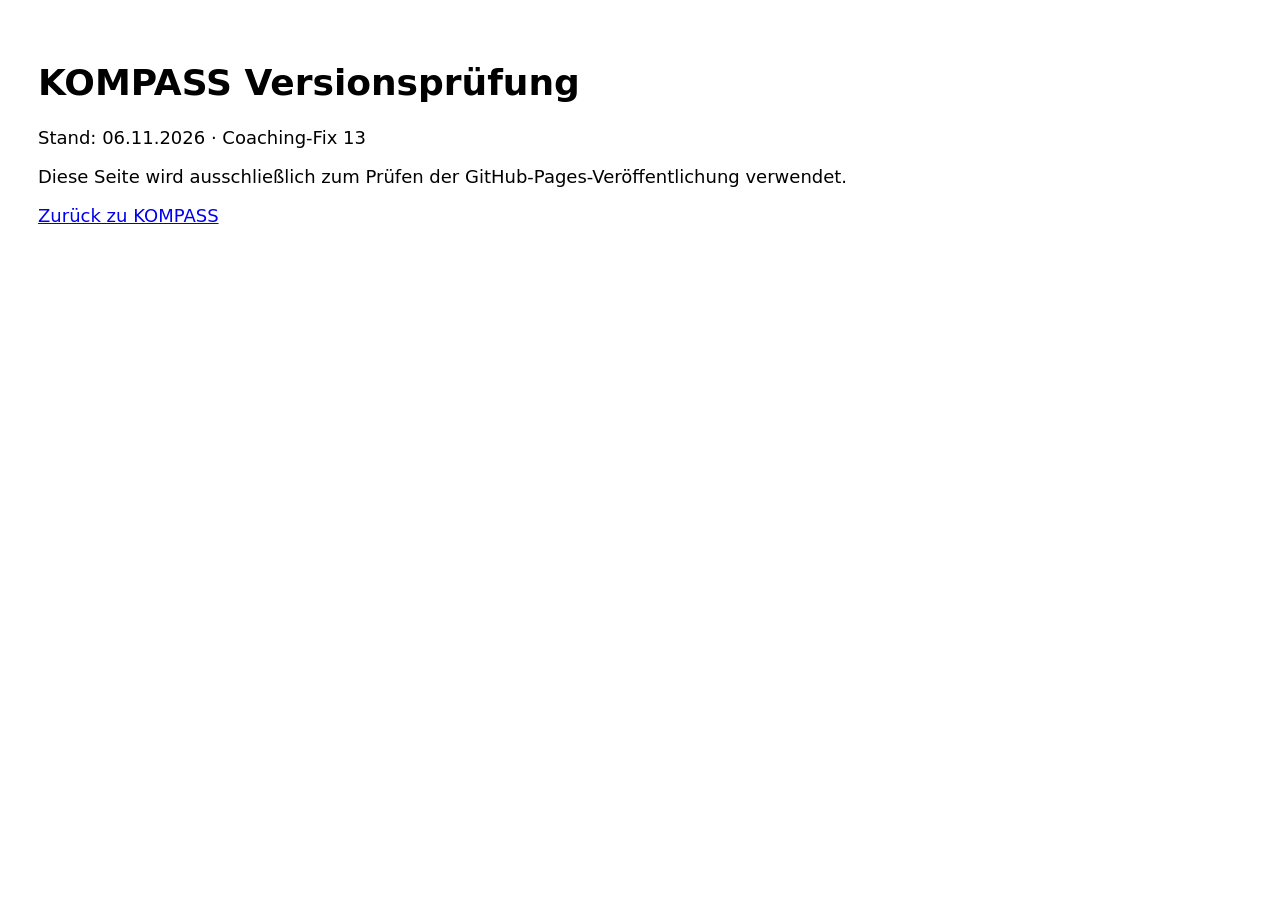
<file: version-check-20261106.html>
<!doctype html><html lang="de"><head><meta charset="utf-8"><meta name="viewport" content="width=device-width,initial-scale=1"><title>KOMPASS Versionsprüfung</title></head><body style="font:18px system-ui;padding:30px"><h1>KOMPASS Versionsprüfung</h1><p>Stand: 06.11.2026 · Coaching-Fix 13</p><p>Diese Seite wird ausschließlich zum Prüfen der GitHub-Pages-Veröffentlichung verwendet.</p><p><a href="./index.html">Zurück zu KOMPASS</a></p></body></html>
</file>
